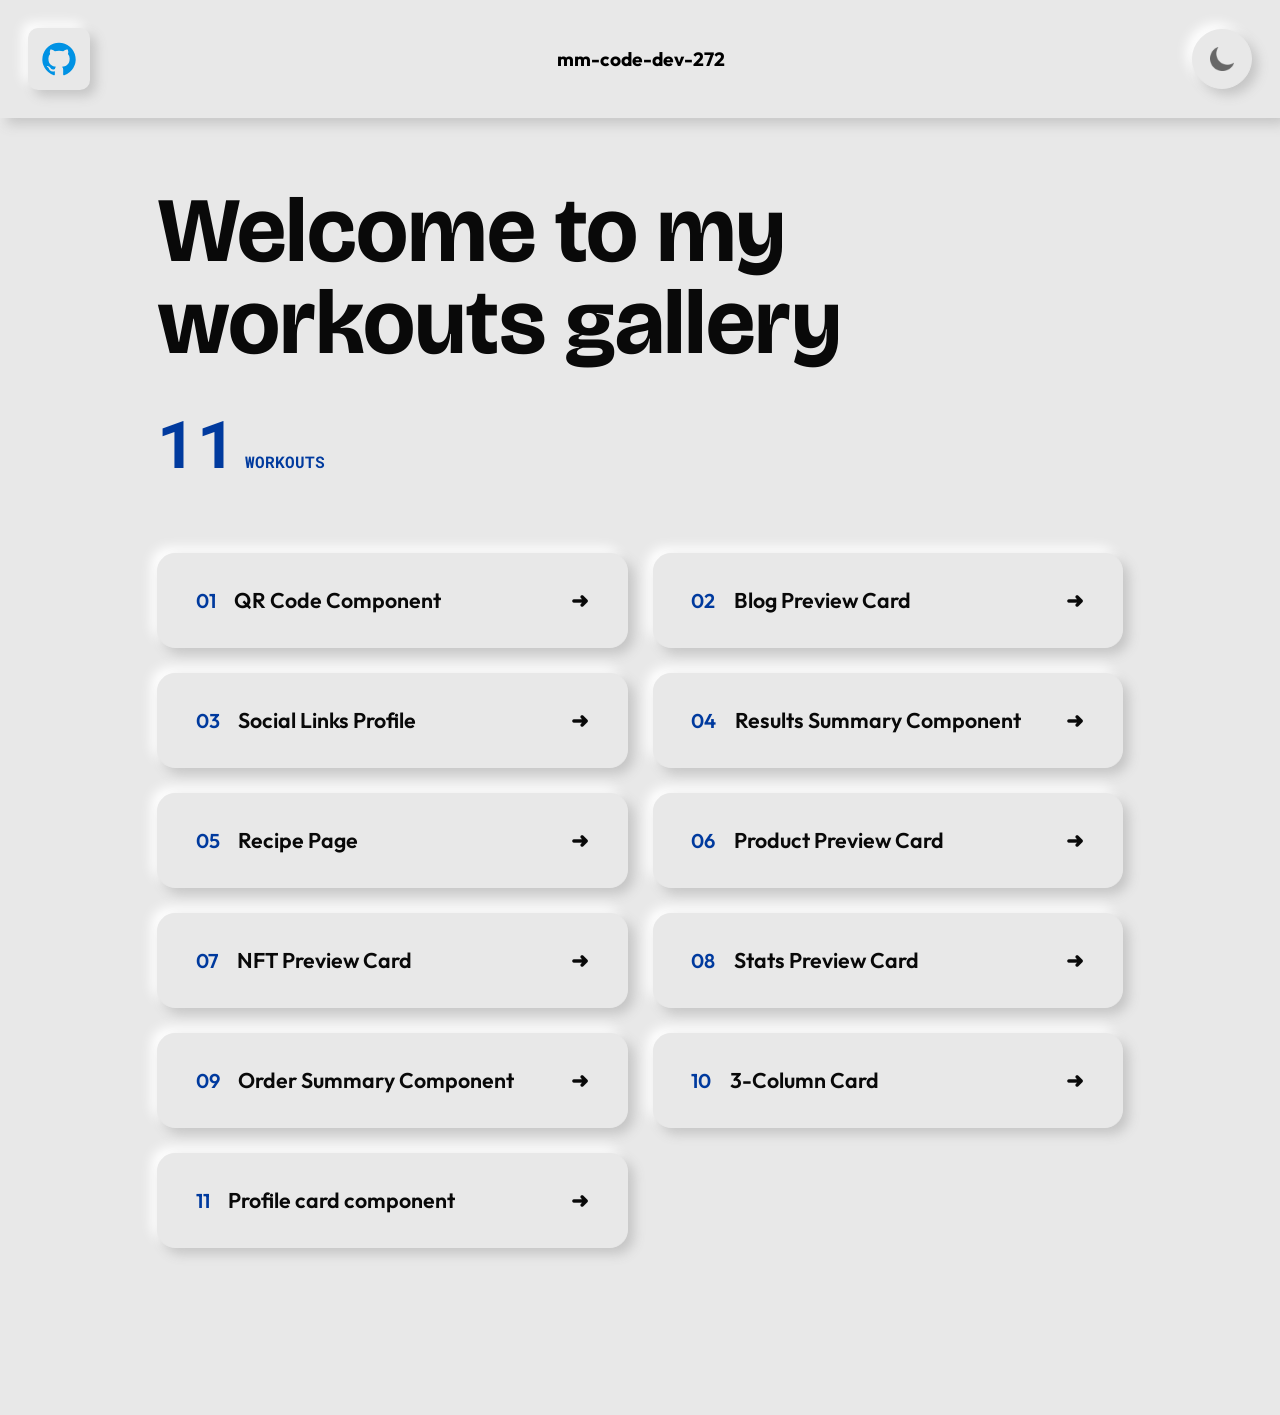
<file: index.html>
<!DOCTYPE html>
<html lang="en">

<head>
    <meta charset="UTF-8">
    <meta name="viewport" content="width=device-width, initial-scale=1.0">
    <title>Demo</title>
    <link rel="stylesheet" href="index-styles.css">
    <link rel="preconnect" href="https://fonts.googleapis.com">
    <link rel="preconnect" href="https://fonts.gstatic.com" crossorigin>
    <link href="https://fonts.googleapis.com/css2?family=Outfit:wght@100..900&display=swap" rel="stylesheet">
    <link href="https://fonts.googleapis.com/css2?family=Bricolage+Grotesque:opsz,wght@12..96,700&display=swap"
        rel="stylesheet">
    <link href="https://fonts.googleapis.com/css2?family=Roboto+Mono:wght@600&display=swap" rel="stylesheet">

    <base href="https://mm-code-dev272.github.io/My-frontend-mentor-challenges/">
    <!-- Using DeepSeek for scripts -->
    <script>
        (function () {
            const saved = localStorage.getItem('theme') || 'system';
            const effective = saved === 'system'
                ? (matchMedia('(prefers-color-scheme: dark)').matches ? 'dark' : 'light')
                : saved;
            document.documentElement.setAttribute('data-theme', effective);
        })();
    </script>
</head>

<body>

    <div class="header">

        <!-- From Uiverse.io by CYBWEBALI -->
        <button class="svg-btn" type="button" onclick="document.location='https://github.com/mm-code-dev272'">

            <svg width="40" height="40" fill="#0092E4" xmlns="http://www.w3.org/2000/svg" data-name="Layer 1"
                viewBox="0 0 24 24" id="github">
                <path
                    d="M12,2.2467A10.00042,10.00042,0,0,0,8.83752,21.73419c.5.08752.6875-.21247.6875-.475,0-.23749-.01251-1.025-.01251-1.86249C7,19.85919,6.35,18.78423,6.15,18.22173A3.636,3.636,0,0,0,5.125,16.8092c-.35-.1875-.85-.65-.01251-.66248A2.00117,2.00117,0,0,1,6.65,17.17169a2.13742,2.13742,0,0,0,2.91248.825A2.10376,2.10376,0,0,1,10.2,16.65923c-2.225-.25-4.55-1.11254-4.55-4.9375a3.89187,3.89187,0,0,1,1.025-2.6875,3.59373,3.59373,0,0,1,.1-2.65s.83747-.26251,2.75,1.025a9.42747,9.42747,0,0,1,5,0c1.91248-1.3,2.75-1.025,2.75-1.025a3.59323,3.59323,0,0,1,.1,2.65,3.869,3.869,0,0,1,1.025,2.6875c0,3.83747-2.33752,4.6875-4.5625,4.9375a2.36814,2.36814,0,0,1,.675,1.85c0,1.33752-.01251,2.41248-.01251,2.75,0,.26251.1875.575.6875.475A10.0053,10.0053,0,0,0,12,2.2467Z">
                </path>
            </svg>

        </button>
        <!-- From Uiverse.io by CYBWEBALI -->
        <h1 class="user">mm-code-dev-272</h1>
        <div class="theme-btn-div">
            <button class="theme-btn" id="theme-btn">
                <!-- Icons by 'https://www.iconpacks.net -->
                <img class="theme-icon" id="theme-icon" src="sun.png" alt="">
            </button>
        </div>
    </div>

    <div class="title">
        <h1 class="welcome-title">Welcome to my workouts gallery</h1>
        <p class="workouts-number"></p>
    </div>

    <div class="container">

        <button class="btn" onclick="document.location='01-qr-code-component/qr-code-component.html'">
            QR Code Component
        </button>

        <button class="btn" onclick="document.location='02-Blog-preview-card/Blog-preview-card.html'">
            Blog Preview Card
        </button>

        <button class="btn" onclick="document.location='03-social-links-profile-main/social-links-profile-main.html'">
            Social Links Profile
        </button>

        <button class="btn" onclick="document.location='04-Results-summary-component/Results-summary-component.html'">
            Results Summary Component
        </button>
        <button class="btn" onclick="document.location='05-recipe-page/recipe-page.html'">
            Recipe Page
        </button>
        <button class="btn" onclick="document.location='06-product-preview-card/product-preview-card.html'">
            Product Preview Card
        </button>
        <button class="btn" onclick="document.location='07-nft-preview-card-component/nft-preview-card.html'">
            NFT Preview Card
        </button>
        <button class="btn" onclick="document.location='08-stats-preview-card/stats-preview-card.html'">
            Stats Preview Card
        </button>
        <button class="btn" onclick="document.location='09-order-summary/order-summary.html'">
            Order Summary Component
        </button>
        <button class="btn" onclick="document.location='10-3-column-card/3-column-card.html'">
            3-Column Card
        </button>
        <button class="btn" onclick="document.location='11-profile-card/profile-card.html'">
            Profile card component
        </button>
    </div>
    <footer style="display: block; margin-top: 10rem;">

    </footer>
    <script>
        const html = document.documentElement;
        const toggleBtn = document.getElementById('theme-btn');
        const icon = document.getElementById('theme-icon');
        const systemDark = matchMedia('(prefers-color-scheme: dark)');
        function getCurrentTheme() {
            return html.getAttribute('data-theme') || 'light';
        }
        function updateIcon() {
            const isDark = getCurrentTheme() === 'dark';
            icon.src = isDark ? 'index-images/sun.png' : 'index-images/moon.png';
            toggleBtn.setAttribute('aria-pressed', isDark);
        }
        updateIcon();
        toggleBtn.addEventListener('click', () => {
            const next = getCurrentTheme() === 'dark' ? 'light' : 'dark';
            html.setAttribute('data-theme', next);
            localStorage.setItem('theme', next);
            updateIcon();
        });
        systemDark.addEventListener('change', () => {
            if (localStorage.getItem('theme') === 'system') {
                const effective = systemDark.matches ? 'dark' : 'light';
                html.setAttribute('data-theme', effective);
                updateIcon();
            }
        });
        const count = document.querySelectorAll('.btn').length;
        document.querySelector('.workouts-number').textContent = String(count).padStart(2, '0');
    </script>
</body>

</html>
</file>
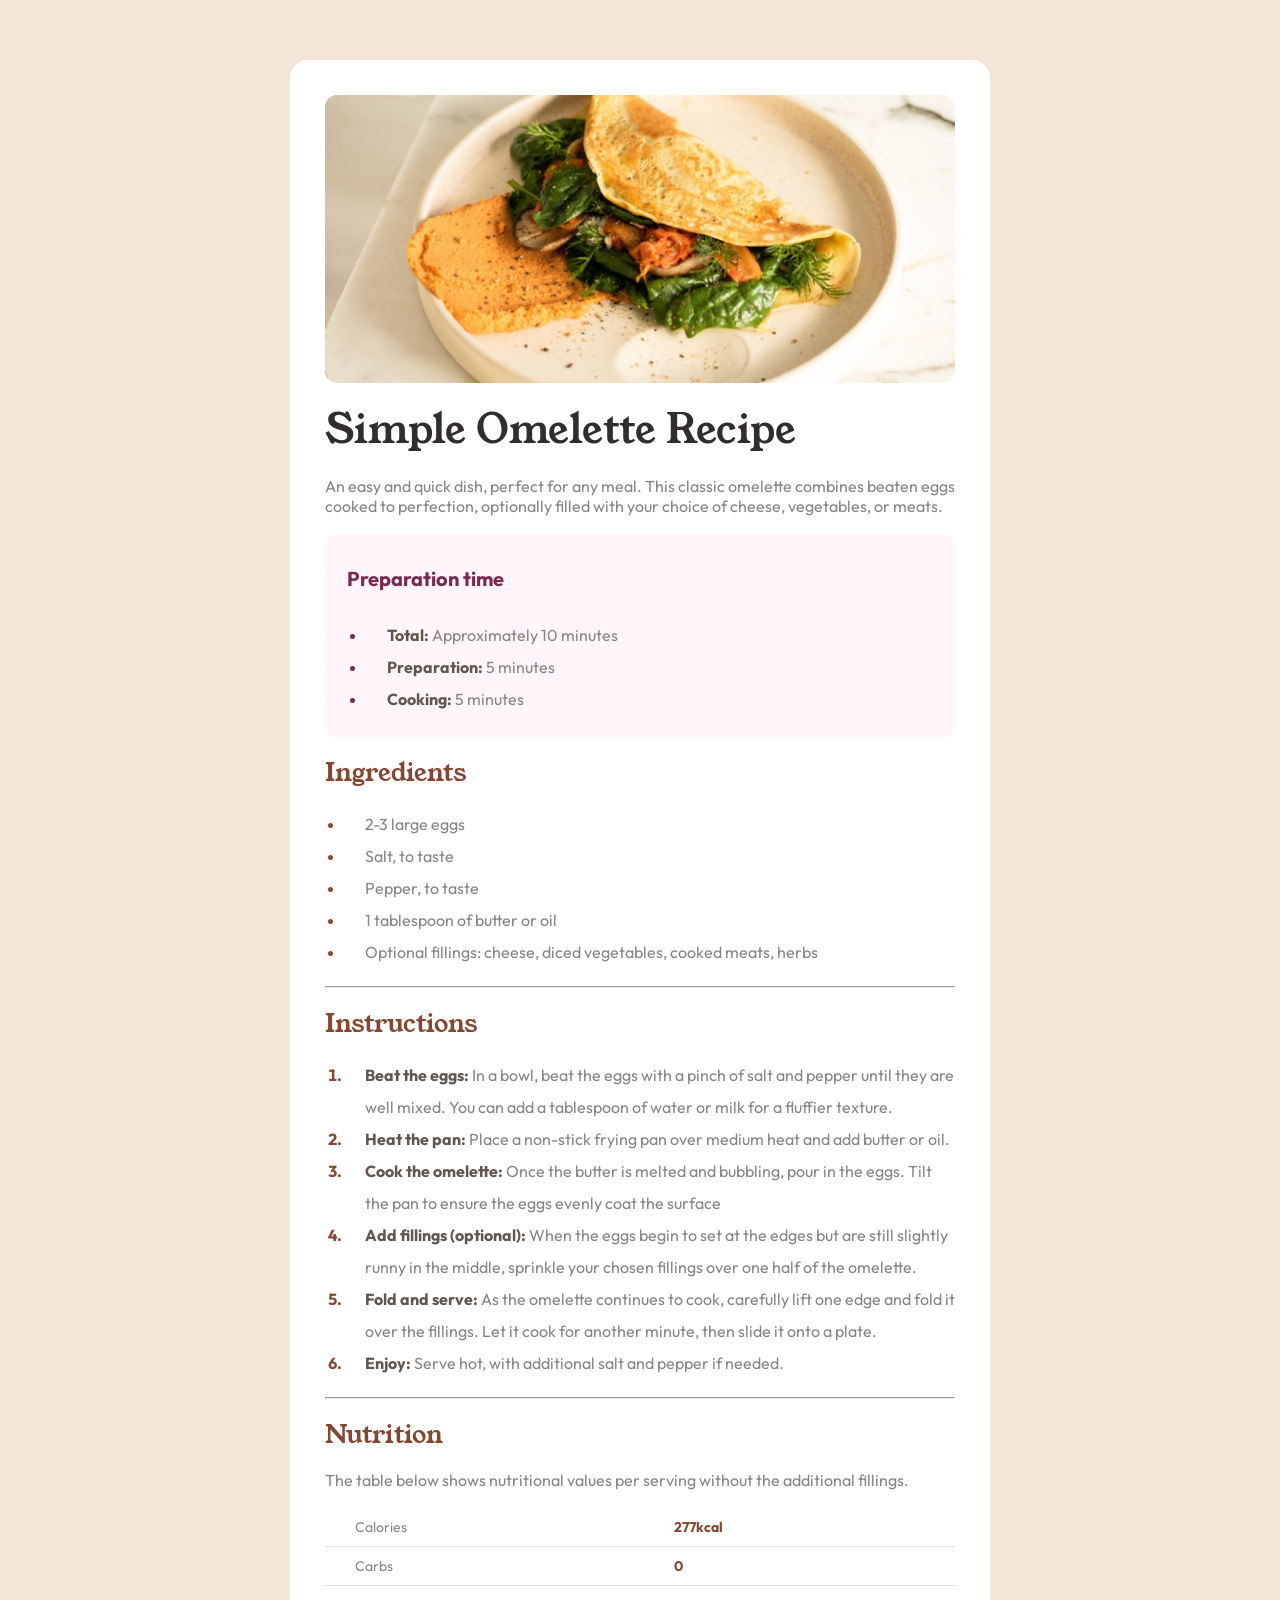
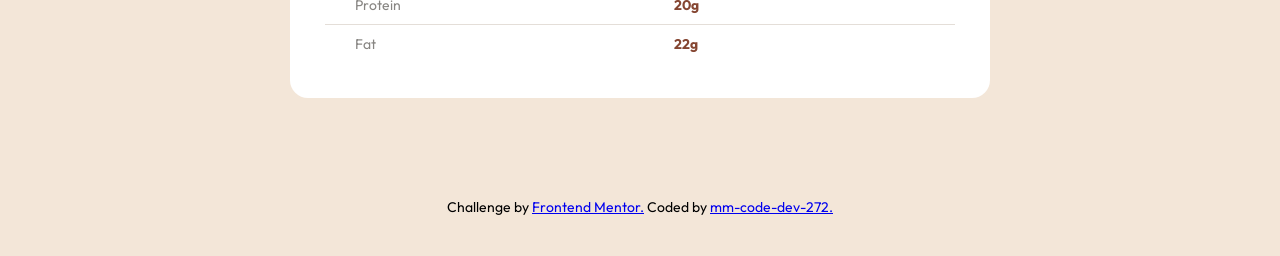
<file: 05-recipe-page/recipe-page.html>
<!DOCTYPE html>
<html lang="en">

<head>
    <meta charset="UTF-8">
    <meta name="viewport" content="width=device-width, initial-scale=1.0">
    <title>Recipe Page</title>
    <link rel="stylesheet" href="styles.css">
    <link rel="icon" href="images/favicon-32x32.png">

    <link rel="preconnect" href="https://fonts.googleapis.com">
    <link rel="preconnect" href="https://fonts.gstatic.com" crossorigin>
    <link href="https://fonts.googleapis.com/css2?family=Young+Serif&display=swap" rel="stylesheet">

    <link rel="preconnect" href="https://fonts.googleapis.com">
    <link rel="preconnect" href="https://fonts.gstatic.com" crossorigin>
    <link href="https://fonts.googleapis.com/css2?family=Outfit:wght@100..900&display=swap" rel="stylesheet">
</head>

<body>
    <main class="container">
        <img class="recipe-image" src="images/image-omelette.jpeg" alt="omelette picture">
        <div class="recipe-title-div">
            <h1 class="recipe-title">Simple Omelette Recipe</h1>
            <p>
                An easy and quick dish, perfect for any meal. This classic omelette combines beaten eggs cooked
                to perfection, optionally filled with your choice of cheese, vegetables, or meats.</p>
        </div>

        <div class="prep-time-div">
            <h2 class="prep-title">Preparation time</h2>
            <ul>
                <li><span>Total:</span> Approximately 10 minutes</li>
                <li><span>Preparation:</span> 5 minutes</li>
                <li><span>Cooking:</span> 5 minutes</li>
            </ul>
        </div>

        <div class="Ingredients">
            <h3 class="titles">Ingredients</h3>
            <ul>
                <li>2-3 large eggs</li>
                <li>Salt, to taste</li>
                <li>Pepper, to taste</li>
                <li>1 tablespoon of butter or oil</li>
                <li>Optional fillings: cheese, diced vegetables, cooked meats, herbs</li>
            </ul>
        </div>

        <hr>

        <div class="Instructions">
            <h3 class="titles">Instructions</h3>
            <ol>
                <li><span style="font-weight: bold;">Beat the eggs:</span>
                    In a bowl, beat the eggs with a pinch of salt and pepper until they are well mixed.
                    You can add a tablespoon of water or milk for a fluffier texture.
                </li>
                <li>
                    <span style="font-weight: bold;">Heat the pan:</span> Place a non-stick frying pan over medium heat
                    and
                    add butter or oil.
                </li>
                <li>
                    <span style="font-weight: bold;">Cook the omelette:</span> Once the butter is melted and bubbling,
                    pour
                    in the eggs.
                    Tilt the pan to ensure the eggs evenly coat the surface
                </li>
                <li>
                    <span style="font-weight: bold;">Add fillings (optional):</span> When the eggs begin to set at the
                    edges
                    but are still slightly
                    runny in the
                    middle, sprinkle your chosen fillings over one half of the omelette.
                </li>
                <li><span style="font-weight: bold;">Fold and serve:</span>
                    As the omelette continues to cook, carefully lift one edge and fold it over the
                    fillings. Let it cook for another minute, then slide it onto a plate.
                </li>
                <li>
                    <span style="font-weight: bold;">Enjoy:</span> Serve hot, with additional salt and pepper if needed.
                </li>
            </ol>
        </div>

        <hr>

        <div class="nutrition">
            <h3 class="titles">Nutrition</h3>
            <p>The table below shows nutritional values per serving without the additional fillings.</p>
            <table>
                <tr>
                    <th>Calories</th>
                    <td>277kcal</td>
                </tr>
                <tr>
                    <th>Carbs</th>
                    <td>0</td>
                </tr>
                <tr>
                    <th>Protein</th>
                    <td>20g</td>
                </tr>
                <tr>
                    <th>Fat</th>
                    <td>22g</td>
                </tr>
            </table>
        </div>

    </main>

    <footer class="attribution">
        Challenge by <a href="https://www.frontendmentor.io?ref=challenge">Frontend Mentor.</a>
        Coded by <a href="https://github.com/mm-code-dev272">mm-code-dev-272.</a>
    </footer>
</body>

</html>
</file>
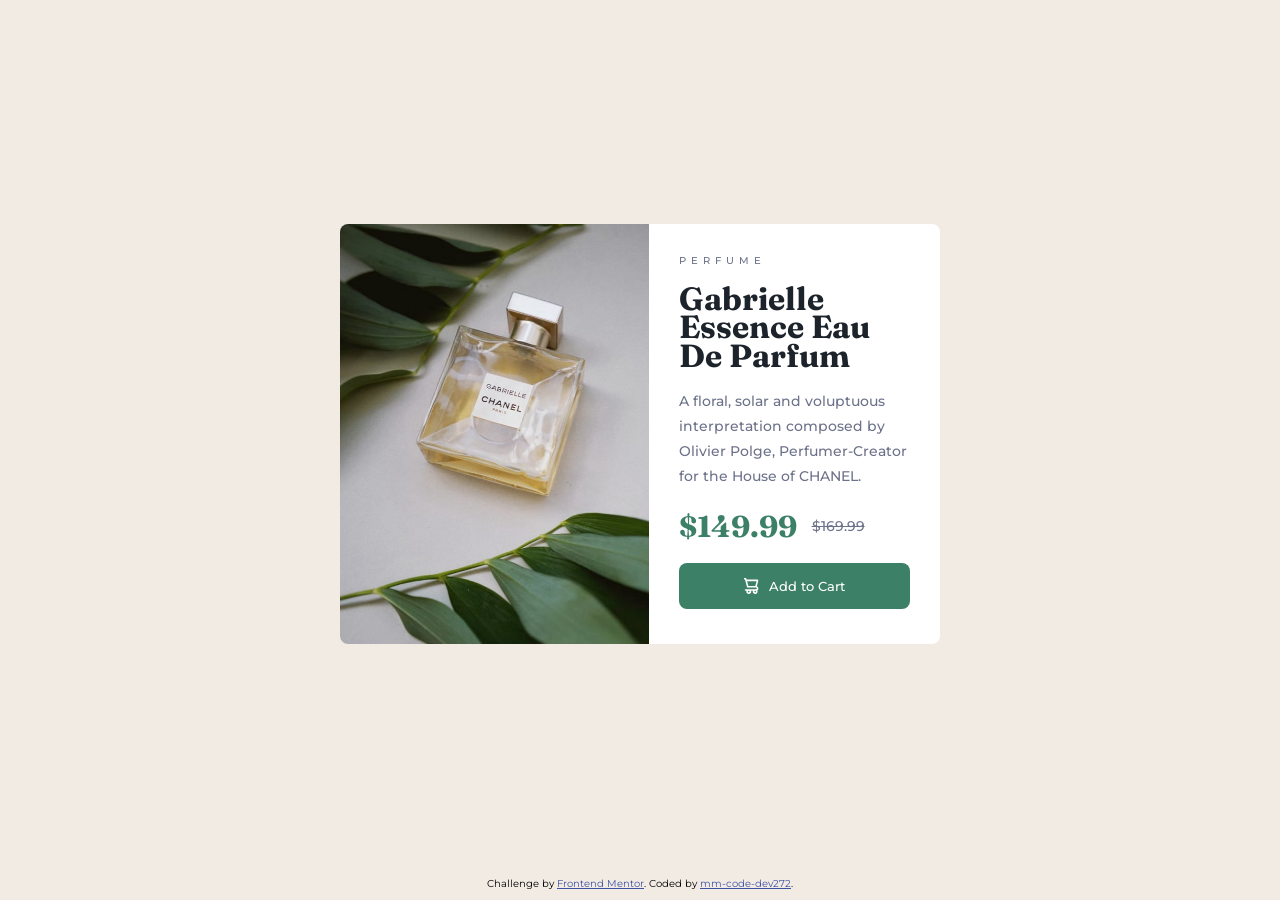
<file: 06-product-preview-card/product-preview-card.html>
<!DOCTYPE html>
<html lang="en">

<head>
    <meta charset="UTF-8">
    <meta name="viewport" content="width=device-width, initial-scale=1.0">
    <title>Product preview card</title>
    <link rel="icon" href="images/favicon-32x32.png">
    <link rel="stylesheet" href="styles.css">

    <link rel="preconnect" href="https://fonts.googleapis.com">
    <link rel="preconnect" href="https://fonts.gstatic.com" crossorigin>
    <link href="https://fonts.googleapis.com/css2?family=Montserrat:ital,wght@0,100..900;1,100..900&display=swap"
        rel="stylesheet">

    <link rel="preconnect" href="https://fonts.googleapis.com">
    <link rel="preconnect" href="https://fonts.gstatic.com" crossorigin>
    <link
        href="https://fonts.googleapis.com/css2?family=Fraunces:ital,opsz,wght@0,9..144,100..900;1,9..144,100..900&display=swap"
        rel="stylesheet">
</head>

<body>
    <main class="container">
        <div class="card-image-div">
            <picture>
                <source media="(min-width: 767px)" srcset="images/image-product-desktop.jpg">
                <img class="card-image" src="images/image-product-mobile.jpg"
                    alt="Gabrielle Essence Eau De Parfum bottle">
            </picture>

        </div>
        <div class="info-div">
            <p class="product-quality">Perfume</p>


            <h1 class="heading">Gabrielle Essence Eau De Parfum</h1>

            <p class="description">
                A floral, solar and voluptuous interpretation composed by Olivier Polge,
                Perfumer-Creator for the House of CHANEL.
            </p>
            <div class="price-div">
                <p class="new-price">$149.99</p>
                <p class="old-price">
                    $169.99
                </p>
            </div>
            <button class="btn" type="button">
                <img src="images/icon-cart.svg" alt="">
                Add to Cart
            </button>
        </div>
    </main>

    <footer class="attribution">
        Challenge by <a href="https://www.frontendmentor.io?ref=challenge">Frontend Mentor</a>.
        Coded by <a href="#">mm-code-dev272</a>.
    </footer>
</body>

</html>
</file>
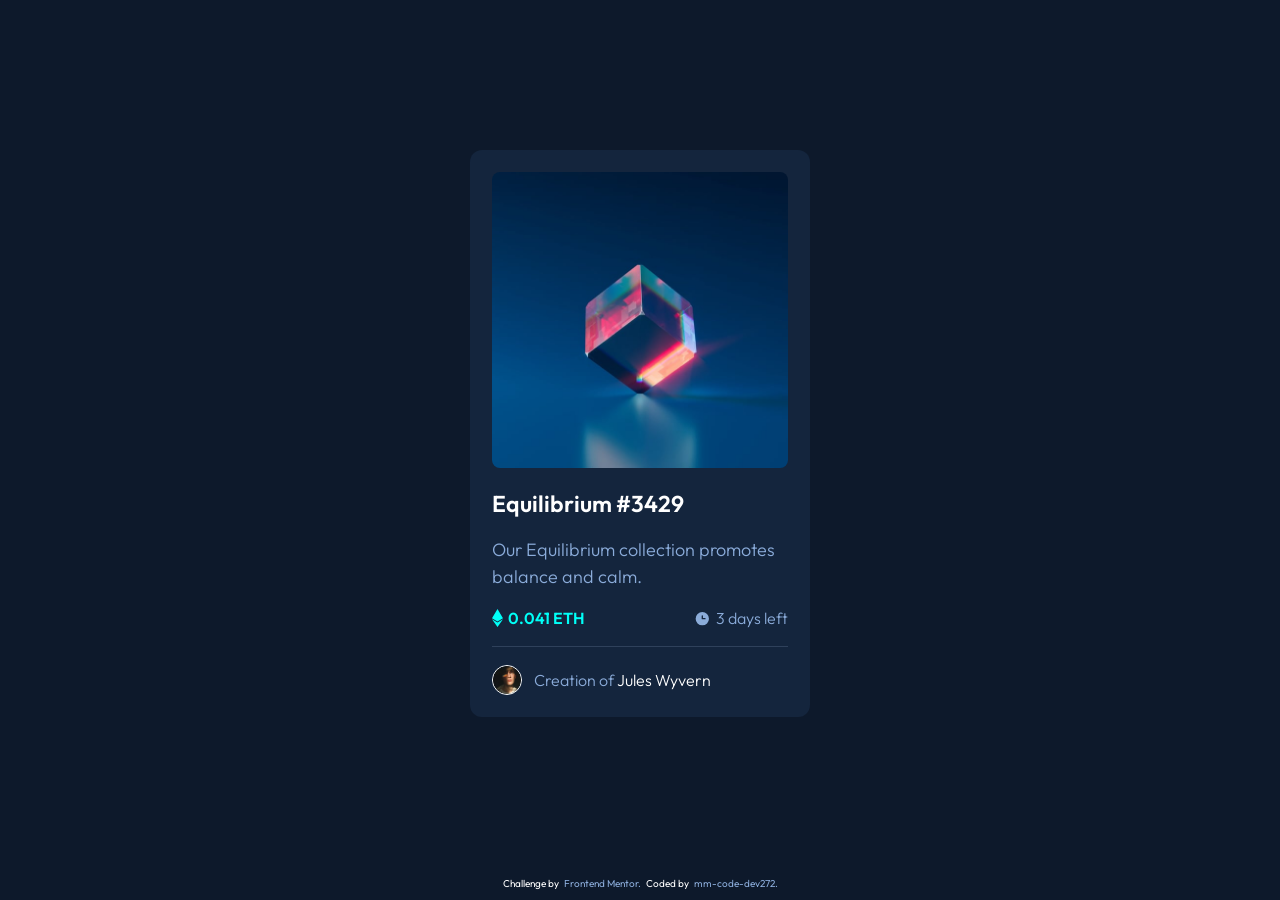
<file: 07-nft-preview-card-component/nft-preview-card.html>
<!DOCTYPE html>
<html lang="en">

<head>
    <meta charset="UTF-8">
    <meta name="viewport" content="width=device-width, initial-scale=1.0">
    <title>NFT preview card component</title>
    <link rel="icon" href="images/favicon-32x32.png">
    <link rel="stylesheet" href="nft-preview.css">

    <link rel="preconnect" href="https://fonts.googleapis.com">
    <link rel="preconnect" href="https://fonts.gstatic.com" crossorigin>
    <link href="https://fonts.googleapis.com/css2?family=Outfit:wght@100..900&display=swap" rel="stylesheet">
</head>

<body>
    <main class="container">

        <div class="card-image-div">
            <a href="#card-image">
                <img class="card-image" src="images/image-equilibrium.jpg" alt="Equilibrium image">

                <div class="overlay">
                    <img src="images/icon-view.svg" alt="">
                </div>
            </a>
        </div>

        <a href="#heading">
            <h1 class="heading">Equilibrium #3429</h1>
        </a>
        <p class="description">Our Equilibrium collection promotes balance and calm.</p>
        <div class="row-div">
            <div class="price-div">
                <img src="images/icon-ethereum.svg" alt="">
                <p class="price">0.041 ETH</p>
            </div>
            <div class="remaining-time-div">
                <img src="images/icon-clock.svg" alt="">
                <p class="remain-time">3 days left</p>
            </div>
        </div>

        <div class="line"></div>
        <div class="creator-div">
            <img class="avatar" src="images/image-avatar.png" alt="">
            <p class="creator-name"><span>Creation of</span><a href="#creator-name"> Jules Wyvern</a></p>
        </div>
    </main>

    <footer class="attribution">
        Challenge by <a href="https://www.frontendmentor.io?ref=challenge"> Frontend Mentor.</a>
        Coded by <a href="#"> mm-code-dev272.</a>
    </footer>
</body>

</html>
</file>
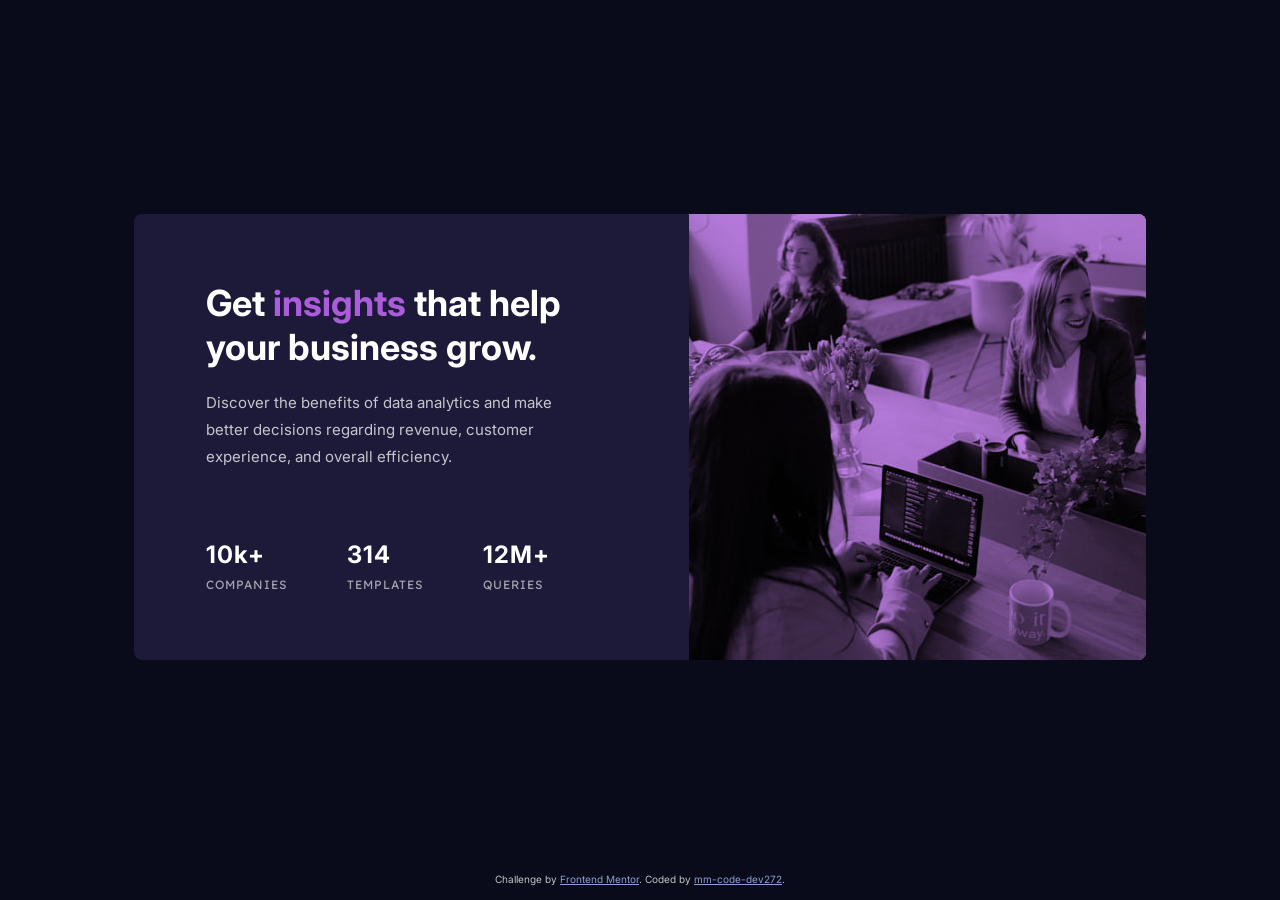
<file: 08-stats-preview-card/stats-preview-card.html>
<!DOCTYPE html>
<html lang="en">

<head>
    <meta charset="UTF-8">
    <meta name="viewport" content="width=device-width, initial-scale=1.0">
    <title>Stats Preview Card</title>
    <link rel="stylesheet" href="stats-preview-card.css">
    <link rel="icon" href="images/favicon-32x32.png">

    <link rel="preconnect" href="https://fonts.googleapis.com">
    <link rel="preconnect" href="https://fonts.gstatic.com" crossorigin>
    <link
        href="https://fonts.googleapis.com/css2?family=Inter:ital,opsz,wght@0,14..32,100..900;1,14..32,100..900&display=swap"
        rel="stylesheet">
    <link href="https://fonts.googleapis.com/css2?family=Lexend+Deca:wght@100..900&display=swap" rel="stylesheet">

</head>

<body>
    <main class="container">
        <div class="image-div">
            <picture>
                <source media="(min-width : 950px)" srcset="images/image-header-desktop.jpg">
                <img src="images/image-header-mobile.jpg" alt="">
            </picture>
            <div class="overlay" aria-hidden="true">
            </div>
        </div>

        <div class="card-divider">
            <div class="heading">
                <h1>Get <span>insights</span> that help your business grow.</h1>
                <p>
                    Discover the benefits of data
                    analytics and make better decisions
                    regarding revenue, customer
                    experience, and overall efficiency.
                </p>
            </div>
            <div class="stats-div">
                <div>
                    <p>10k+</p>
                    <p>companies</p>
                </div>
                <div>
                    <p>314</p>
                    <p>templates</p>
                </div>
                <div>
                    <p>12M+</p>
                    <p>queries</p>
                </div>
            </div>
        </div>

    </main>
    <footer class="attribution">
        Challenge by <a href="https://www.frontendmentor.io?ref=challenge">Frontend Mentor</a>.
        Coded by <a href="#">mm-code-dev272</a>.
    </footer>
</body>

</html>
</file>
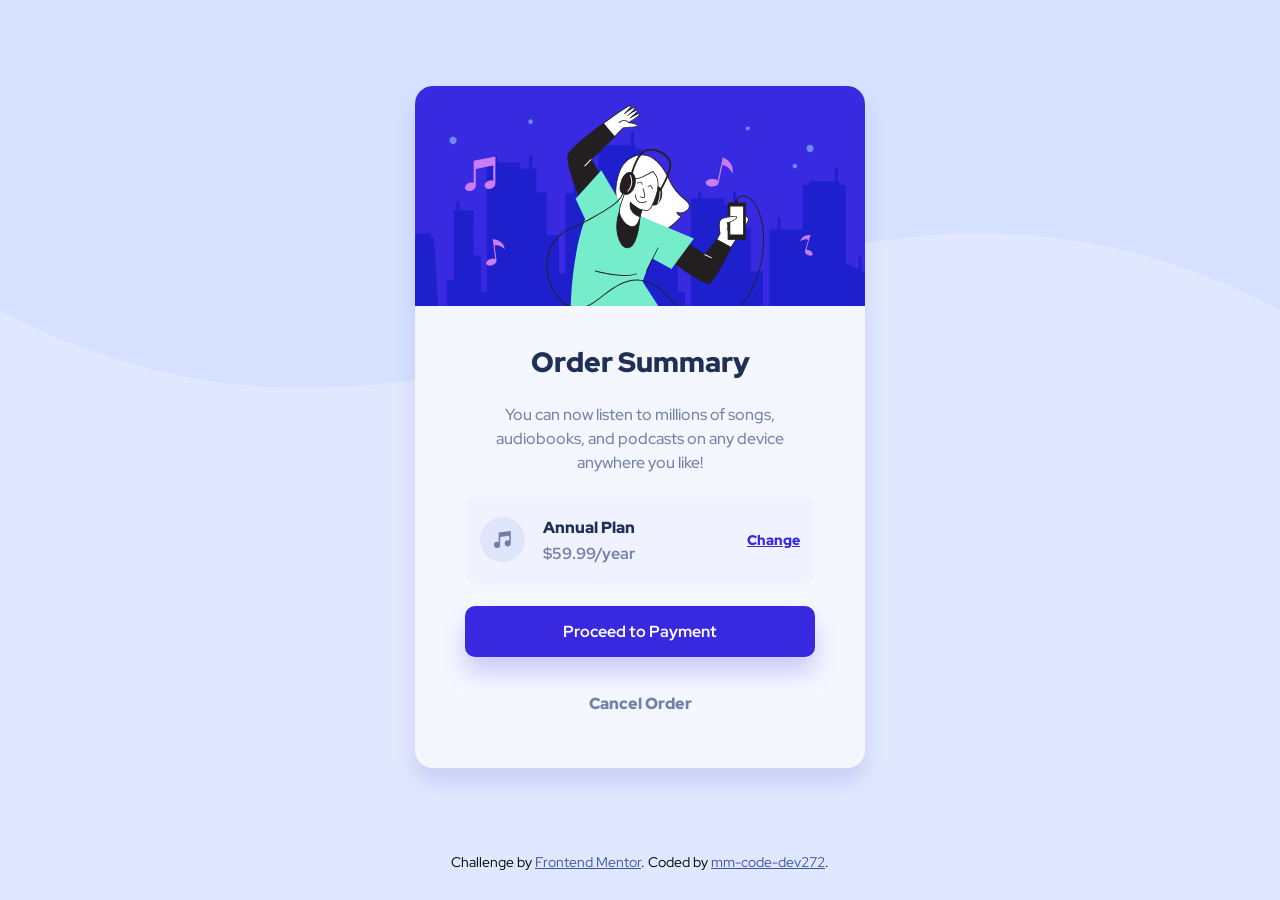
<file: 09-order-summary/order-summary.html>
<!DOCTYPE html>
<html lang="en">

<head>
    <meta charset="UTF-8">
    <meta name="viewport" content="width=device-width, initial-scale=1.0">
    <title>Order Summary Component</title>
    <link rel="stylesheet" href="order-summary.css">
    <link rel="icon" href="images/favicon-32x32.png">

    <link rel="preconnect" href="https://fonts.googleapis.com">
    <link rel="preconnect" href="https://fonts.gstatic.com" crossorigin>
    <link href="https://fonts.googleapis.com/css2?family=Red+Hat+Display:wght@500;700;900&display=swap"
        rel="stylesheet">
</head>

<body>
    <main class="card-div">
        <img class="hero-img" src="images/illustration-hero.svg" alt="">
        <h1 class="order-title">Order Summary</h1>
        <p class="order-description">You can now listen to millions of songs, audiobooks, and podcasts on any
            device anywhere you like!</p>
        <div class="annual-plan">
            <div class="plan-div">
                <img class="plan-icon" src="images/icon-music.svg" alt="">
                <div class="plan-details">
                    <span class="plan-name">Annual Plan</span>
                    <span class="plan-price">$59.99/year</span>
                </div>
            </div>
            <a href="#" class="change-link">Change</a>
        </div>
        <button type="button" class="proceed-btn">Proceed to Payment</button>
        <button type="button" class="cancel-btn">Cancel Order</button>
    </main>
    <footer class="attribution">
        Challenge by <a href="https://www.frontendmentor.io?ref=challenge">Frontend Mentor</a>.
        Coded by <a href="#">mm-code-dev272</a>.
    </footer>
</body>

</html>
</file>
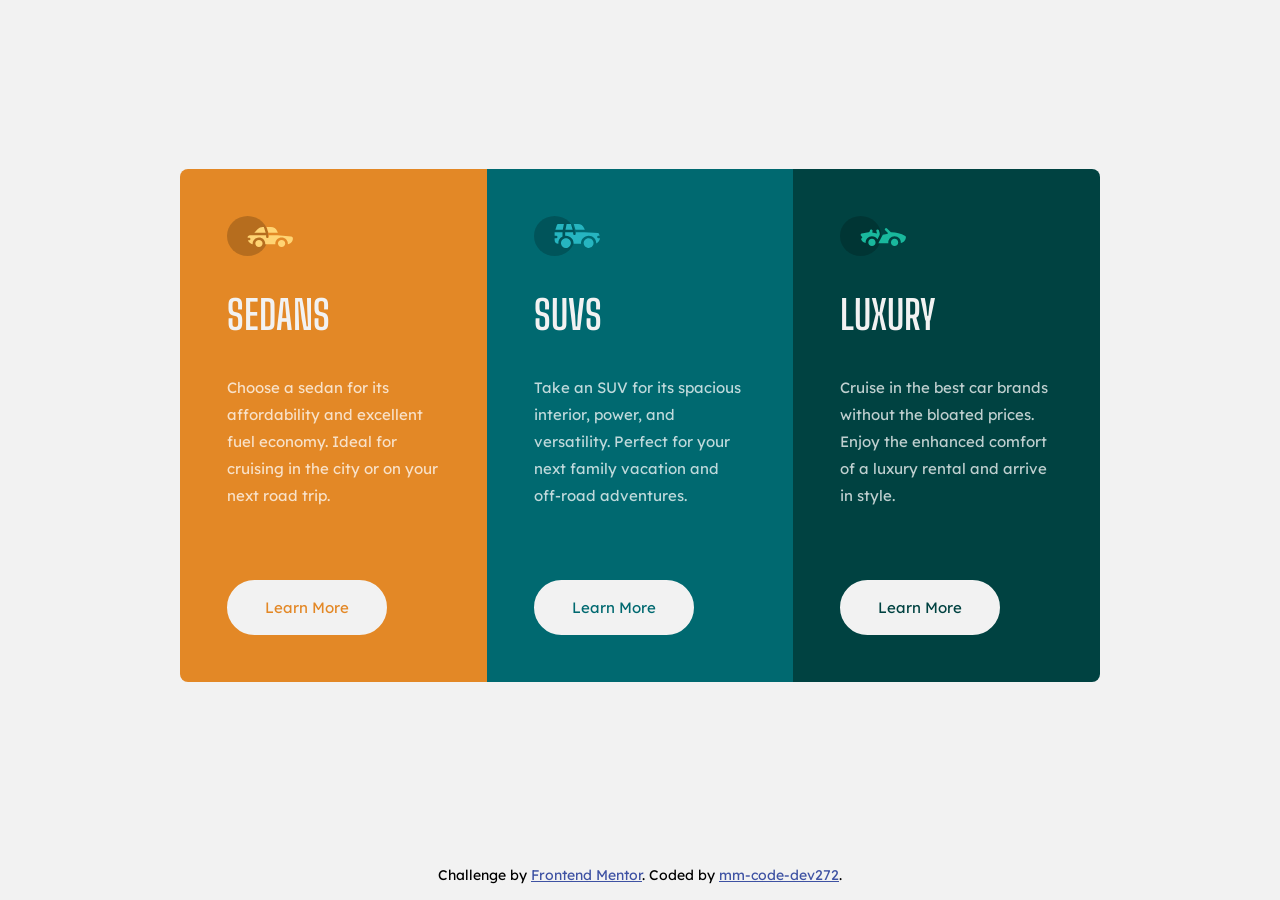
<file: 10-3-column-card/3-column-card.html>
<!DOCTYPE html>
<html lang="en">

<head>
    <meta charset="UTF-8">
    <meta name="viewport" content="width=device-width, initial-scale=1.0">
    <title>3 Column Card</title>
    <link rel="icon" type="image/png" sizes="32x32" href="images/favicon-32x32.png">
    <link rel="stylesheet" href="3-column-card.css">

    <link rel="preconnect" href="https://fonts.googleapis.com">
    <link rel="preconnect" href="https://fonts.gstatic.com" crossorigin>
    <link href="https://fonts.googleapis.com/css2?family=Big+Shoulders:opsz,wght@10..72,400..700&display=swap"
        rel="stylesheet">
    <link href="https://fonts.googleapis.com/css2?family=Lexend+Deca&display=swap" rel="stylesheet">
</head>

<body>
    <main class="container">
        <div class="sedans">
            <img src="images/icon-sedans.svg" alt="">
            <h1>
                Sedans
            </h1>
            <p>
                Choose a sedan for its affordability and excellent fuel economy. Ideal for cruising in the city
                or on your next road trip.
            </p>
            <button type="button">Learn More</button>
        </div>
        <div class="suv">
            <img src="images/icon-suvs.svg" alt="">
            <h1>SUVs</h1>
            <p>Take an SUV for its spacious interior, power, and versatility. Perfect for your next family vacation
                and off-road adventures.
            </p>
            <button type="button">Learn More</button>
        </div>
        <div class="luxury">
            <img src="images/icon-luxury.svg" alt="">
            <h1>Luxury</h1>
            <p>
                Cruise in the best car brands without the bloated prices. Enjoy the enhanced comfort of a luxury
                rental and arrive in style.
            </p>
            <button type="button">Learn More</button>
        </div>
    </main>
    <footer class="attribution">
        Challenge by <a href="https://www.frontendmentor.io?ref=challenge">Frontend Mentor</a>.
        Coded by <a href="#">mm-code-dev272</a>.
    </footer>
</body>

</html>
</file>
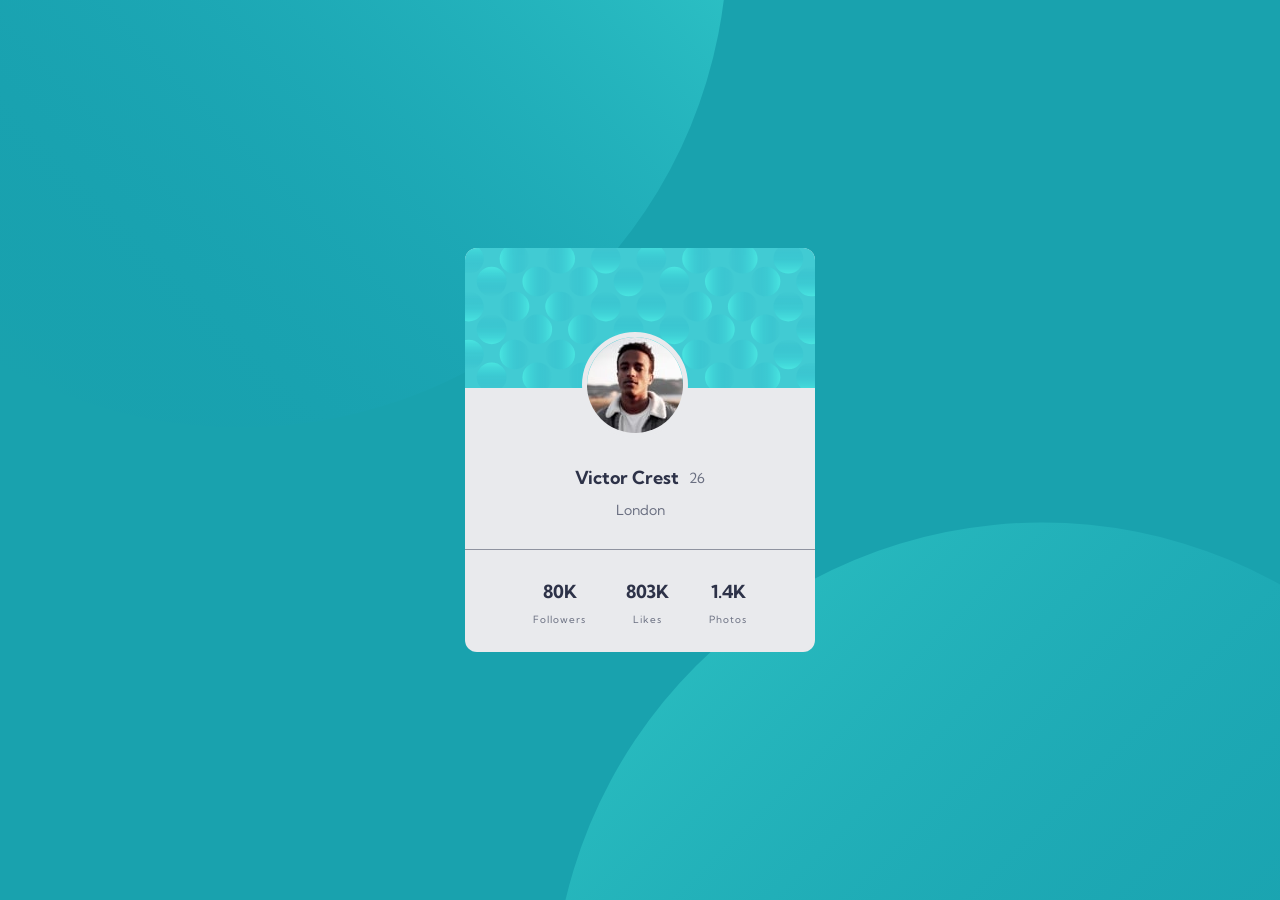
<file: 11-profile-card/profile-card.html>
<!DOCTYPE html>
<html lang="en">

<head>
    <meta charset="UTF-8">
    <meta name="viewport" content="width=device-width, initial-scale=1.0">
    <link rel="stylesheet" href="profile-card.css">
    <link rel="icon" type="image/png" sizes="32x32" href="images/favicon-32x32.png">
    <title>Profile card component</title>

    <link rel="preconnect" href="https://fonts.googleapis.com">
    <link rel="preconnect" href="https://fonts.gstatic.com" crossorigin>
    <link href="https://fonts.googleapis.com/css2?family=Kumbh+Sans:wght,YOPQ@100..900,300&display=swap"
        rel="stylesheet">
</head>

<body>
    <main class="container">
        <div class="card-bg-div">
            <img class="card-bg" src="images/bg-pattern-card.svg" alt="">
            <div class="overlay">
                <img class="victor" src="images/image-victor.jpg" alt="">
            </div>
        </div>
        <div class="heading">
            <div class="name">
                <p>Victor Crest</p>
                <p>26</p>
            </div>
            <p class="country">London</p>
        </div>
        <div class="line"></div>
        <dl class="items">
            <div>
                <dt>80K</dt>
                <dd>Followers</dd>
            </div>
            <div>
                <dt>803K</dt>
                <dd>Likes</dd>
            </div>
            <div>
                <dt>1.4K</dt>
                <dd>Photos</dd>
            </div>
        </dl>
    </main>
</body>

</html>
</file>
<file: index-styles.css>
:root {
    color-scheme: light;
    --bg-color: #e8e8e8;
    --txt-color: #090909;
    --accent: #003A9E;
    --light-shadow-u: #ffffff;
    --light-shadow-d: #c5c5c5;
    --box-shadow:
        6px 6px 12px var(--light-shadow-d),
        -6px -6px 12px var(--light-shadow-u);
    --hover-box-shadow: 0px 0px 0px var(--light-shadow-d),
        0px 0px 0px var(--light-shadow-u),
        inset 4px 4px 12px var(--light-shadow-d),
        inset -4px -4px 12px var(--light-shadow-u);
    --svg-btn-hover-border: rgba(0, 0, 0, 0.1);
}

[data-theme="dark"] {
    color-scheme: dark;
    --bg-color: #2a2a2a;
    --txt-color: #ffffff;
    --accent: #3fb0ff;
    --light-shadow-u: rgba(255, 255, 255, 0.4);
    --light-shadow-d: rgba(0, 0, 0, 1);
    --box-shadow:
        3px 3px 10px rgba(0, 0, 0, 1),
        -1px -1px 6px rgba(255, 255, 255, 0.4);
    --hover-box-shadow:
        0px 0px 0px var(--light-shadow-d),
        0px 0px 0px var(--light-shadow-u),
        inset 3px 3px 10px var(--light-shadow-d),
        inset -1px -1px 6px var(--light-shadow-u);
    --svg-btn-hover-border: rgba(0, 0, 0, 0.455);
}

* {
    margin: 0;
    padding: 0;
    box-sizing: border-box;
}

html {
    font-size: 62.5%;
    /* 1rem = 10px */
}

body {
    display: flex;
    flex-direction: column;
    min-height: 100vh;
    min-height: 100dvh;
    gap: clamp(5rem, 4.4286rem + 1.7857vw, 7rem);
    background-color: var(--bg-color);
    font-family: 'Outfit', sans-serif;
}

.header {
    position: sticky;
    top: 0;
    display: flex;
    flex-direction: row;
    align-items: center;
    justify-content: space-between;
    background-color: var(--bg-color);
    box-shadow: var(--box-shadow);
    border: none;
    width: 100%;
    padding: clamp(1.5rem, 1.0183rem + 1.3761vw, 3rem);
}

.user {
    /* 15px at 350px viewport → 20px at 1440px viewport */
    font-size: clamp(1.5rem, 1.3394rem + 0.4587vw, 2rem);
    text-align: center;
}

/* svg section */

/* From Uiverse.io by CYBWEBALI ; note : I changed somethings for my project. */
.svg-btn {
    display: grid;
    place-items: center;
    background: var(--bg-color);
    padding: 1rem;
    border-radius: 1rem;
    box-shadow: var(--box-shadow);

    /* 6px 6px 10px -1px rgba(0, 0, 0, 0.15),
        -6px -6px 10px -1px rgba(255, 255, 255, 0.7); */

    border: 1px solid rgba(0, 0, 0, 0);
    cursor: pointer;
    transition: transform 0.5s;
}

.svg-btn:hover {
    box-shadow: var(--hover-box-shadow);

    /* inset 4px 4px 6px -1px rgba(0, 0, 0, 0.2),
        inset -4px -4px 6px -1px rgba(255, 255, 255, 0.7),
        -0.5px -0.5px 0px rgba(255, 255, 255, 1),
        0.5px 0.5px 0px rgba(0, 0, 0, 0.15),
        0px 12px 10px -10px rgba(0, 0, 0, 0.05); */

    border: 1px solid var(--svg-btn-hover-border);
    transform: translateY(0.5em);
}

.svg-btn svg {
    transition: transform 0.5s;
}

.svg-btn:hover svg {
    transform: scale(0.9);
    fill: var(--txt-color);
}

/* svg section */

.theme-btn-div {
    display: flex;
    flex-direction: row;
}

.theme-btn {
    display: grid;
    place-items: center;
    border-radius: 50%;
    width: 6rem;
    height: 6rem;
    background: var(--bg-color);
    cursor: pointer;
    border: 0.1rem solid var(--bg-color);
    transition: all 0.4s;
    box-shadow: var(--box-shadow)
}

.theme-btn:hover {
    transition: all 0.4s;
    box-shadow: var(--hover-box-shadow);
}

.theme-icon {
    pointer-events: none;
    width: 2.4rem;
    height: 2.4rem;
}

.title {
    display: flex;
    flex-flow: row wrap;
    gap: 3rem;
    /* 310px at 320px viewport → 1000px at 1440px viewport */
    max-width: clamp(31rem, 11.2857rem + 61.6071vw, 100rem);
    padding-left: clamp(2rem, 0.2857rem + 5.3571vw, 8rem);
    margin-left: clamp(0rem, -2.8571rem + 8.9286vw, 10rem);
}

.workouts-number {
    /* 40px at 320px viewport → 70px at 1440px viewport */
    font-size: clamp(4rem, 3.1429rem + 2.6786vw, 7rem);
    font-weight: 700;
    font-family: "Roboto Mono", monospace;
    color: var(--accent);
}

.workouts-number::after {
    content: "workouts";
    font-size: 1.6rem;
    text-transform: uppercase;
    color: var(--accent);
    padding-left: 0.8rem;
}

.welcome-title {
    color: var(--txt-color);
    font-family: "Bricolage Grotesque", sans-serif;
    /* 44px at 320px viewport → 100px at 1440px viewport */
    font-size: clamp(4.4rem, 2.8rem + 5vw, 10rem);
    text-align: left;
    line-height: 1;
    font-weight: 700;
}

.container {
    display: grid;
    place-items: center;
    grid-template-columns: repeat(auto-fit, minmax(min(100%, 40rem), 1fr));
    gap: 2.5rem;
    padding: 0 clamp(2rem, 0.2857rem + 5.3571vw, 8rem);
    margin: 0 clamp(0rem, -2.8571rem + 8.9286vw, 10rem);
    counter-reset: workout;
}

button {
    font-family: inherit;
}

.btn {
    counter-increment: workout;
    display: flex;
    align-items: center;
    gap: clamp(1.2rem, 0.9714rem + 0.7143vw, 2rem);
    width: 100%;
    min-height: 9.5rem;
    color: var(--txt-color);
    padding: 0 clamp(2.2rem, 1.6857rem + 1.6071vw, 4rem);
    font-size: clamp(1.8rem, 1.6857rem + 0.3571vw, 2.2rem);
    font-weight: 600;
    text-align: left;
    border-radius: 1.8rem;
    background: var(--bg-color);
    cursor: pointer;
    border: 0.1rem solid var(--bg-color);
    transition: all 0.35s;
    box-shadow: var(--box-shadow)
}

.btn::before {
    content: counter(workout, decimal-leading-zero);
    color: var(--accent);
    font-size: 2rem;
    font-weight: 600;
    letter-spacing: 0;
}

.btn::after {
    content: "➜";
    margin-left: auto;
    transition: transform 0.25s ease;
}

.btn:hover {
    box-shadow: var(--hover-box-shadow);
}

.btn:hover::after {
    transform: translateX(0.6rem);
}
</file>
<file: 05-recipe-page/styles.css>
:root {
    --White: hsl(0, 0%, 100%);

    --Stone100: hsl(30, 54%, 90%);
    --Stone150: hsl(30, 18%, 87%);
    --Stone600: hsl(30, 10%, 34%);
    --Stone900: hsl(24, 5%, 18%);

    --txt-color: hsl(36, 2%, 52%);

    --Brown800: hsl(14, 45%, 36%);

    --Rose800: hsl(332, 51%, 32%);
    --Rose50: hsl(330, 100%, 98%);

    /* (paragraph) */
    --Font-size: 16px;
}

* {
    margin: 0;
    padding: 0;
    box-sizing: border-box;
}

html {
    font-size: 62.5%;
    /* 1rem=10px */
}

body {
    background-color: var(--Stone100);
    display: grid;
    place-items: center;
    font-family: 'Outfit', sans-serif;
}

p {
    font-size: var(--Font-size);
    color: var(--txt-color);
}

span {
    color: var(--Stone600);
    font-weight: bold;
}

li {
    padding-inline-start: 2rem;
    font-size: var(--Font-size);
    color: var(--txt-color);
}

ul,
ol {
    line-height: 1.8;
    padding-left: 2rem;
}

.prep-time-div li::marker {
    color: var(--Rose800) !important;
}

.Ingredients li::marker {
    color: var(--Brown800) !important;
}

ol li::marker {
    color: var(--Brown800) !important;
    font-weight: bold;
}

hr {
    color: var(--Stone100) !important;
    margin: 0 2.5rem;
}

.container>div {
    margin: 0 2.5rem;
    display: flex;
    flex-direction: column;
    gap: 1.8rem;
}

.container {
    display: flex;
    flex-direction: column;
    justify-content: left;
    gap: 1.8rem;
    background-color: var(--White);
    max-width: 70rem;

}

.recipe-image {
    width: 100%;
}

.recipe-title {
    font-family: 'Young Serif', sans-serif !important;
    font-weight: 400;
    font-size: 3.5rem;
    color: var(--Stone900);
}

.prep-time-div {
    background-color: var(--Rose50);
    padding: 2.2rem;
    border-radius: 1.2rem;
}

.prep-title {
    color: var(--Rose800);
    font-size: 2rem;
}

.titles {
    font-family: 'Young Serif', sans-serif !important;
    font-weight: 400;
    font-size: 2.5rem;
    color: var(--Brown800);
}

table {
    width: 100%;
    line-height: 2;
    border-collapse: collapse;
}

th,
td {
    text-align: left;
    font-size: 1.4rem;
    border: none;
    border-bottom: 0.1rem solid var(--Stone150);
    padding: 0.5rem 3rem;
}

tr:last-child th {
    border-bottom: none;
}

tr:last-child td {
    border-bottom: none;
}

th {
    font-weight: 400;
    color: var(--txt-color);
}

td {
    font-weight: 700;
    color: var(--Brown800);
}

.nutrition {
    padding-bottom: 2.5rem;
}

.attribution {
    display: flex;
    text-align: center;
    align-items: center;
    font-size: 1rem;
    font-weight: 400;
    padding: 1rem;
}

@media(min-width : 767px) {

    ul,
    ol {
        line-height: 2;
        padding-left: 2rem;
    }

    hr {
        color: var(--Stone100) !important;
        margin: 0;
    }

    .container>div {
        margin: 0;
        display: flex;
        flex-direction: column;
        gap: 1.8rem;
    }

    .container {
        display: flex;
        flex-direction: column;
        justify-content: left;
        gap: 1.8rem;
        background-color: var(--White);
        border-radius: 1.8rem;
        padding: 3.5rem;
        max-width: 70rem;
        margin: 6rem 0;
    }

    .recipe-image {
        border-radius: 1.2rem;
        width: 100%;
    }

    .recipe-title {
        font-family: 'Young Serif', sans-serif !important;
        font-weight: 400;
        font-size: 4rem;
        color: var(--Stone900);
    }

    .prep-title {
        color: var(--Rose800);
        font-size: 2rem;
        padding: 1rem 0;
    }

    .nutrition {
        padding-bottom: 0;
    }

    .attribution {
        display: block;
        font-size: 1.4rem;
        font-weight: 400;
        margin: 3rem;
    }
}
</file>
<file: 06-product-preview-card/styles.css>
:root {
    /* Primary */

    --Green500: hsl(158, 36%, 37%);
    --Green700: hsl(158, 42%, 18%);

    /* Neutral */

    --Black: hsl(212, 21%, 14%);
    --Grey: hsl(228, 12%, 48%);
    --Cream: hsl(30, 38%, 92%);
    --White: hsl(0, 0%, 100%);

    --link-color: hsl(228, 45%, 44%);

    /* Fonts */
    --paragraph: 1.4rem;
}

* {
    margin: 0;
    padding: 0;
    box-sizing: border-box;
}

html {
    font-size: 62.5%;
    /* 1rem=10px */
}

body {
    /* weights : 500 , 700 */
    font-family: "Montserrat", sans-serif;
    margin: 0;
    padding: 0;
    min-height: 100dvh;
    display: flex;
    flex-direction: column;
    align-items: center;
    background-color: var(--Cream);
}

.container {
    display: flex;
    flex-direction: column;
    justify-content: flex-start;
    gap: 2rem;
    border-radius: 0.8rem;
    background-color: var(--White);
    margin: 4rem 1.5rem;
}

.card-image {
    width: 100%;
    border-radius: 0.8rem 0.8rem 0 0;
}

.info-div {
    display: flex;
    flex-direction: column;
    justify-content: flex-start;
    gap: 1.8rem;
    padding: 0 2.5rem 2.5rem;
}

.price-div {
    display: flex;
    flex-direction: row;
    align-items: center;
    justify-content: flex-start;
    gap: 1rem;
}

.product-quality {
    font-size: 1rem;
    font-weight: 500;
    color: var(--Grey);
    text-transform: uppercase;
    letter-spacing: 0.5rem;
}

.heading {
    font-family: "Fraunces", serif;
    font-weight: 700;
    font-size: 3rem;
    color: var(--Black);
    line-height: 0.9;
}

.description {
    font-size: var(--paragraph);
    color: var(--Grey);
    font-weight: 500;
    line-height: 1.5;
}

.old-price {
    font-size: var(--paragraph);
    color: var(--Grey);
    text-decoration: line-through;
    font-weight: 500;
}

.new-price {
    color: var(--Green500);
    font-weight: 700;
    font-size: 3rem;
    font-family: "Fraunces", serif;
}

.btn {
    display: flex;
    flex-direction: row;
    align-items: center;
    justify-content: center;
    gap: 1rem;
    color: var(--White);
    background-color: var(--Green500);
    border: none;
    border-radius: 0.8rem;
    padding: 1.5rem;
    font-family: "Montserrat", sans-serif;
    font-weight: 500;
    text-align: center;

}

.btn:hover {
    background-color: var(--Green700);
}

.btn:focus {
    background-color: var(--Green700);
}

.attribution {
    font-size: 1rem;
    text-align: center;
    padding: 1rem;
}

.attribution a {
    color: var(--link-color);
}

@media(min-width:767px) {
    .container {
        flex-direction: row;
        max-width: 60rem;
        max-height: 42rem;
        margin: auto;
        gap: 0;
    }

    .card-image-div {
        flex: 4;
    }

    .info-div {
        padding: 3rem;
        flex: 3;
    }

    .heading {
        font-size: 3.2rem;
    }

    .description {
        line-height: 1.8;
    }

    .price-div {
        gap: 1.5rem;
    }

    .card-image {
        border-radius: 0.8rem 0 0 0.8rem;
        height: 100%;
        object-fit: cover;
    }
}
</file>
<file: 07-nft-preview-card-component/nft-preview.css>
:root {
    /* - Primary - */

    --Blue500: hsl(215, 51%, 70%);
    --Cyan400: hsl(178, 100%, 50%);

    /* - Neutral - */

    /* main BG */
    --Blue950: hsl(217, 54%, 11%);

    /* card BG */
    --Blue900: hsl(216, 50%, 16%);

    /* line */
    --Blue800: hsl(215, 32%, 27%);
    --White: hsl(0, 0%, 100%);

}

/* Weights: 300, 400, 600 */

* {
    margin: 0;
    padding: 0;
    box-sizing: border-box;
}

html {
    font-size: 62.5%;
    /* 1rem=10px */
}

a {
    text-decoration: none;
    color: var(--White);
}

a:hover {
    color: var(--Cyan400);
}

a:focus {
    color: var(--Cyan400);
}

body {
    margin: 0;
    padding: 0;
    min-height: 100dvh;
    display: flex;
    flex-direction: column;
    align-items: center;
    font-family: 'Outfit', sans-serif;
    background-color: var(--Blue950);
}

.container {
    background-color: var(--Blue900);
    display: flex;
    flex-direction: column;
    align-items: flex-start;
    justify-content: center;
    padding: 2.2rem;
    margin: auto 2.2rem;
    border-radius: 1.2rem;
    gap: 1.8rem;
}

.card-image-div {
    position: relative;
    width: 100%;
}

.card-image-div a:focus .overlay {
    opacity: 1;
    background-color: hsla(178, 100%, 50%, 0.5);
}

.overlay {
    border-radius: 0.8rem;
    background-color: var(--Cyan400);
    display: flex;
    align-items: center;
    justify-content: center;
    opacity: 0;
    width: 100%;
    height: 100%;
    position: absolute;
    top: 0;
    left: 0;
}

.overlay:hover {
    opacity: 1;
    background-color: hsla(178, 100%, 50%, 0.5);
}


.card-image {
    border-radius: 0.8rem;
    width: 100%;
    object-fit: cover;
}

.heading {
    font-size: 2.3rem;
    font-weight: 600;
}


.description {
    color: var(--Blue500);
    font-size: 1.8rem;
    font-weight: 300;
    line-height: 1.5;
}

.row-div {
    width: 100%;
    display: flex;
    flex-direction: row;
    justify-content: space-between;
}

.price-div,
.remaining-time-div {
    display: flex;
    flex-direction: row;
    justify-content: flex-start;
    align-items: center;
    gap: 0.5rem;
}

.price {
    color: var(--Cyan400);
    font-size: 1.6rem;
    font-weight: 600;
}

.remain-time {
    color: var(--Blue500);
    font-size: 1.6rem;
    font-weight: 300;
}

.creator-div {
    display: flex;
    flex-direction: row;
    align-items: center;
    justify-content: flex-start;
    gap: 1.2rem;
}

.line {
    margin: 0;
    padding: 0;
    border: none;
    width: 100%;
    height: 0.1rem;
    background-color: var(--Blue800);
}

.avatar {
    width: 3rem;
    height: 3rem;
    border-radius: 50%;
    border: 0.1rem solid var(--White);
}

.creator-name {
    font-size: 1.6rem;
    font-weight: 300;
}

.creator-name span {
    font-size: 1.6rem;
    color: var(--Blue500);
    font-weight: 300;
}

.attribution {
    font-size: 1rem;
    text-align: center;
    color: var(--White);

    display: flex;
    flex-direction: row;
    align-items: center;
    justify-content: center;
    gap: 0.5rem;
    padding: 1rem;
}

.attribution a {
    color: var(--Blue500);
}

@media(min-width : 768px) {
    .container {
        max-width: 34rem;
    }
}

@media(max-width:375px) {
    .description {
        /* visually */
        font-size: 1.65rem;
    }
}
</file>
<file: 08-stats-preview-card/stats-preview-card.css>
:root {
    --navy950-main-background: hsl(233, 47%, 7%);
    --blue950-card-background: hsl(244, 37%, 16%);
    --purple500-accent: hsl(277, 64%, 61%);

    /* (main heading, stats) */
    --White-h: hsl(0, 0%, 100%);
    /* (main paragraph) */
    --White-p: hsla(0, 0%, 100%, 0.75);
    /* (stat headings) */
    --White-s-h: hsla(0, 0%, 100%, 0.6);
    --paragraph-font-size: 1.5rem;
}

* {
    margin: 0;
    padding: 0;
    box-sizing: border-box;
}

html {
    font-size: 62.5%;
    /* 1rem=10px */
}

body {
    display: flex;
    flex-direction: column;
    align-items: center;
    background-color: var(--navy950-main-background);
    font-family: 'Inter', sans-serif;
    min-height: 100dvh;
}

.container {
    display: flex;
    flex-direction: column;
    align-items: center;
    max-width: 44rem;
    margin: 8rem 2.4rem;
    background-color: var(--blue950-card-background);
    gap: 3.5rem;
    border-radius: 0.8rem;
}

.image-div {
    display: flex;
    position: relative;
    isolation: isolate;
    width: 100%;
}

.image-div img {
    border-radius: 0.8rem 0.8rem 0 0;
    width: 100%;
    height: 100%;
}

.overlay {
    position: absolute;
    top: 0;
    left: 0;
    width: 100%;
    height: 100%;
    opacity: 0.8;
    mix-blend-mode: multiply;
    background-color: var(--purple500-accent);
    border-radius: 0.8rem 0.8rem 0 0;
}

.heading {
    width: 100%;
    display: flex;
    flex-direction: column;
    align-items: center;
    text-align: center;
    gap: 1.5rem;
    font-size: var(--paragraph-font-size);
}

.heading h1 {
    font-size: 2.8rem;
    color: var(--White-h);
    max-width: 27.5rem;
}

.heading span {
    color: var(--purple500-accent);
}

.heading p {
    color: var(--White-p);
    font-weight: 400;
    line-height: 1.8;
    max-width: 26rem;
}

.stats-div {
    display: flex;
    flex-direction: column;
    align-items: center;
    gap: 3rem;
    padding: 3.5rem 2rem;
    width: 100%;
}

.stats-div>div {
    display: flex;
    flex-direction: column;
    align-items: center;
    text-align: center;
    gap: 0.8rem;
    letter-spacing: 0.1rem;
}

.stats-div p:first-child {
    color: var(--White-h);
    font-size: 2.4rem;
    font-weight: 700;
}

.stats-div p:last-child {
    color: var(--White-s-h);
    font-family: 'Lexend Deca', sans-serif;
    font-size: 1.2rem;
    text-transform: uppercase;
    font-weight: 400;
}

/* footer */
.attribution {
    font-size: 1rem;
    text-align: center;
    color: var(--White-p);
    padding: 0 0 1.5rem;
}

.attribution a {
    color: hsl(228, 45%, 70%);
}

@media(min-width : 950px) {

    .container {
        max-width: 111rem;
        min-height: 44.6rem;
        flex-direction: row-reverse;
        align-items: stretch;
        margin: auto 4.8rem;
        gap: 0;
    }

    .image-div {
        flex: 540;
    }

    .image-div img {
        border-radius: 0 0.8rem 0.8rem 0;

        object-fit: cover;
    }

    .overlay {
        border-radius: 0 0.8rem 0.8rem 0;
    }

    .card-divider {
        display: flex;
        flex-direction: column;
        align-items: flex-start;
        justify-content: center;
        gap: 7rem;
        flex: 570;
        padding-left: 7.2rem;
    }

    .heading {
        align-items: flex-start;
        text-align: start;
        gap: 2rem;
    }

    .heading h1 {
        font-size: 3.6rem;
        padding: 0;
        max-width: 40rem;
    }

    .heading p {
        padding: 0;
        max-width: 36rem;
    }

    .stats-div {
        flex-direction: row;
        align-items: center;
        gap: 6rem;
        padding: 0;
    }

    .stats-div>div {
        text-align: start;
        align-items: flex-start;
    }
}
</file>
<file: 09-order-summary/order-summary.css>
:root {
    --blue100: hsl(225, 100%, 94%);
    --blue700: hsl(245, 75%, 52%);

    --blue50: hsl(225, 100%, 98%);
    --gray600: hsl(224, 23%, 55%);
    --blue950: hsl(223, 47%, 23%);

    --plan-box: hsla(223, 100%, 93%, 0.230);
    --card-shadow: hsla(252, 100%, 32%, 0.107);
    --button-shadow: hsla(245, 75%, 52%, 0.214);
    --footer-link-color: hsl(228, 45%, 44%);
    --paragraph-fontsize: 1.6rem;

}

* {
    margin: 0;
    padding: 0;
    box-sizing: border-box;
}

html {
    font-size: 62.5%;
}

/* Weights: 500, 700, 900 */
body {
    min-height: 100vh;
    min-height: 100dvh;
    display: flex;
    flex-direction: column;
    align-items: center;
    background-color: var(--blue100);
    font-family: 'Red Hat Display', system-ui, sans-serif;
    background-image: url('images/pattern-background-mobile.svg');
    background-repeat: no-repeat;
    background-size: 100% auto;
    background-position: top center;
}

.card-div {
    width: 100%;
    max-width: 33rem;
    display: flex;
    flex-direction: column;
    align-items: center;
    gap: 2.2rem;
    padding-bottom: 2.5rem;
    /* 60px at 320px viewport → 90px at 1440px viewport */
    margin: clamp(6rem, 5.1429rem + 2.6786vw, 9rem) 2.4rem;
    background-color: var(--blue50);
    border-radius: 1.8rem;
    box-shadow: 0 1.5rem 2rem var(--card-shadow);

}

.hero-img {
    width: 100%;
    object-fit: cover;
    border-radius: 1.8rem 1.8rem 0 0;
}

.order-title {
    padding-top: 1.5rem;
    font-size: 2.4rem;
    font-weight: 900;
    color: var(--blue950);
}

.order-description {
    font-size: var(--paragraph-fontsize);
    max-width: 27rem;
    font-weight: 500;
    text-align: center;
    color: var(--gray600);
    line-height: 1.5;
}

.annual-plan {
    display: flex;
    flex-direction: row;
    align-items: center;
    justify-content: space-between;
    width: 100%;
    max-width: 28rem;
    padding: 2rem 1.5rem;
    gap: 2rem;
    background-color: var(--plan-box);
    border-radius: 1rem;
}

.plan-div {
    display: flex;
    flex-direction: row;
    gap: 1.8rem;
}

.plan-icon {
    width: 4.5rem;
    height: 4.5rem;
}

.plan-details {
    display: flex;
    flex-direction: column;
    gap: 0.5rem;
    font-size: 1.4rem;
}

.plan-name {
    color: var(--blue950);
    font-weight: 900;
}

.plan-price {
    color: var(--gray600);
    font-weight: 700;
}

.change-link {
    font-size: 1.4rem;
    font-weight: 900;
    color: var(--blue700);
}

.change-link:hover,
.change-link:focus-visible {
    text-decoration: none;
    transition: opacity 0.2s;
    opacity: 0.7;
}

button {
    font: inherit;
    cursor: pointer;
}

.proceed-btn {
    width: 100%;
    max-width: 28rem;
    background-color: var(--blue700);
    color: white;
    padding: 1.5rem;
    border: none;
    border-radius: 1rem;
    font-size: 1.6rem;
    font-weight: 700;
    box-shadow: 0 1.5rem 2.5rem var(--button-shadow);
}

.proceed-btn:hover,
.proceed-btn:focus-visible {
    transition: opacity 0.2s;
    opacity: 0.7;
}

.cancel-btn {
    width: 100%;
    max-width: 28rem;
    background-color: transparent;
    border: none;
    color: var(--gray600);
    padding: 1.4rem;
    font-weight: 900;
    font-size: 1.6rem;
}

.cancel-btn:hover,
.cancel-btn:focus-visible {
    transition: color 0.2s;
    color: var(--blue950);
}

.attribution {
    font-size: 1rem;
    text-align: center;
    margin-bottom: 1.5rem;
}

.attribution a {
    color: var(--footer-link-color);
}

@media(min-width : 768px) {
    body {
        background-image: url('images/pattern-background-desktop.svg');
    }

    .card-div {
        max-width: 45rem;
        padding-bottom: 4rem;
    }

    .order-title {
        font-size: 2.8rem;
    }

    .card-div .order-description {
        max-width: 30rem;
    }

    .annual-plan {
        max-width: 35rem;
    }

    .annual-plan .f {
        gap: 2.5rem;
    }

    .plan-details {
        font-size: var(--paragraph-fontsize);
    }

    .proceed-btn {
        max-width: 35rem;
    }

    .attribution {
        font-size: 1.4rem;
    }
}

@media(max-width : 321px) {
    .card-div {
        max-width: 29rem;
        gap: 2rem;
    }

    .order-description,
    .proceed-btn,
    .cancel-btn {
        font-size: 1.3rem;
    }

    .annual-plan,
    .proceed-btn,
    .cancel-btn {
        max-width: 25rem;
    }
}
</file>
<file: 10-3-column-card/3-column-card.css>
:root {

    /* Primary */

    --gold500: hsl(31, 77%, 52%);
    --cyan800: hsl(184, 100%, 22%);
    --green950: hsl(179, 100%, 13%);

    /* Neutral */

    /* paragraphs */
    --transparent-white: hsla(0, 0%, 100%, 0.75);
    /* (background, headings, buttons) */
    --gray100: hsl(0, 0%, 95%);

    --font-size: 0.9375rem;

}

* {
    box-sizing: border-box;
    padding: 0;
    margin: 0;
}

body {
    min-height: 100vh;
    min-height: 100dvh;
    display: flex;
    flex-direction: column;
    align-items: center;
    font-family: "Lexend Deca", sans-serif;
    font-weight: 400;
    background-color: var(--gray100);
}

h1 {
    font-family: "Big Shoulders", sans-serif;
    font-size: 2.5rem;
    font-weight: 500;
    color: var(--gray100);
    text-transform: uppercase;
}

p {
    color: var(--transparent-white);
    font-size: var(--font-size);
    line-height: 1.8;
}

button {
    font-family: inherit;
    font-size: var(--font-size);
    background-color: var(--gray100);
    border-radius: 1.75rem;
    padding: 1rem 2.25rem;
    border: 0.125rem solid var(--gray100);
}

button:hover {
    color: var(--gray100) !important;
    background-color: transparent;
}

img {
    width: 4.125rem;
    height: 2.5rem;
}

.container {
    display: flex;
    flex-direction: column;
    justify-content: center;
    align-items: flex-start;
    /* 290px at 320px viewport → 360px at 440px viewport */
    max-width: clamp(18.125rem, 6.4583rem + 58.3333vw, 22.5rem);
    margin: 5.5rem 0;
    border-radius: 0.5rem;
    overflow: hidden;
}

.sedans,
.suv,
.luxury {
    padding: 2.9375rem;
    display: flex;
    flex-direction: column;
    align-items: start;
    gap: 2.1875rem;
}

.sedans {
    background-color: var(--gold500);
}

.sedans button {
    color: var(--gold500);
}

.suv {
    background-color: var(--cyan800);
}

.suv button {
    color: var(--cyan800);
}

.luxury {
    background-color: var(--green950);
}

.luxury button {
    color: var(--green950);
}

.attribution {
    font-size: 0.75rem;
    text-align: center;
    padding: 1rem;
}

.attribution a {
    color: hsl(228, 45%, 44%);
}

@media only screen and (min-width:37.5em) {
    .container {
        max-width: 26.875rem;
    }

    .attribution {
        font-size: 0.875rem;
    }
}

@media only screen and (min-width : 48.0625em) {
    .container {
        flex-direction: row;
        justify-content: flex-start;
        align-items: stretch;
        margin: auto;
        max-width: 57.5rem;
        min-height: 31.25rem;
    }

    .sedans,
    .suv,
    .luxury {
        flex: 33.3%;
    }

    button {
        margin-top: 2.25rem;
    }

    .attribution {
        font-size: 0.875rem;
    }
}
</file>
<file: 11-profile-card/profile-card.css>
:root {

    /* Primary */
    --blue600: hsl(185, 75%, 39%);
    --navy950: hsl(229, 23%, 23%);
    --gray500: hsl(227, 10%, 46%);

    /* Neutral */
    --gray100: hsl(225, 10%, 92%);

    /* (name and stats) */
    --font-size: 1.125rem;
}

* {
    box-sizing: border-box;
    padding: 0;
    margin: 0;
}

/* Weights: 400, 700 */

body {
    font-family: "Kumbh Sans", sans-serif;
    position: relative;
    min-height: 100vh;
    min-height: 100dvh;
    background-color: var(--blue600);
    display: flex;
    flex-direction: column;
    align-items: center;
    justify-content: center;
    background-image: url(images/bg-pattern-top.svg), url(images/bg-pattern-bottom.svg);
    background-repeat: no-repeat;
    background-position: top -650px left -700px, right -750px bottom -600px;
}

.container {
    width: 87.47vw;
    min-height: 23.4375rem;
    border-radius: 0.75rem;
    overflow: hidden;
    background-color: var(--gray100);
    display: flex;
    flex-direction: column;
    align-items: center;
    justify-content: flex-start;
    gap: 1.875rem;
}

.card-bg-div {
    position: relative;
    width: 100%;
}

.card-bg {
    display: block;
    width: 100%;
    object-fit: cover;
}

.overlay {
    position: absolute;
    top: 60%;
    left: 33.54%;
}

.victor {
    border-radius: 50%;
    border: 0.3125rem solid var(--gray100);
}

.heading {
    display: flex;
    flex-direction: column;
    align-items: center;
    gap: 0.75rem;
}

.heading p:last-child {
    font-size: 0.875rem;
}

.name {
    display: flex;
    flex-direction: row;
    align-items: center;
    justify-content: center;
    padding-top: 3rem;
    gap: 0.625rem;
}

.name p:first-child {
    color: var(--navy950);
    font-size: var(--font-size);
    font-weight: 700;
}

.name p:last-child {
    color: var(--gray500);
    font-weight: 400;
}

.country {
    color: var(--gray500);
}

.line {
    width: 100%;
    height: 0.0625rem;
    background-color: var(--gray500);
    opacity: 0.7;
}

.items {
    display: flex;
    flex-direction: row;
    align-items: center;
    justify-content: center;
    width: 100%;
    gap: 2.5rem;
    margin-bottom: 1.625rem;
}

.items div {
    display: flex;
    flex-direction: column;
    align-items: center;
    gap: 0.625rem;
}

.items dt {
    font-size: var(--font-size);
    font-weight: 700;
    color: var(--navy950);
}

.items dd {
    font-size: 0.625rem;
    letter-spacing: 0.0625rem;
    color: var(--gray500);
}

.attribution {
    font-size: 0.6875rem;
    text-align: center;
}

.attribution a {
    color: hsl(228, 45%, 44%);
}



@media only screen and (min-width : 37.5em) {
    body {
        background-position: top -550px left -250px, right -250px bottom -600px;
    }

    .container {
        max-width: 21.875rem;
    }
}
</file>
